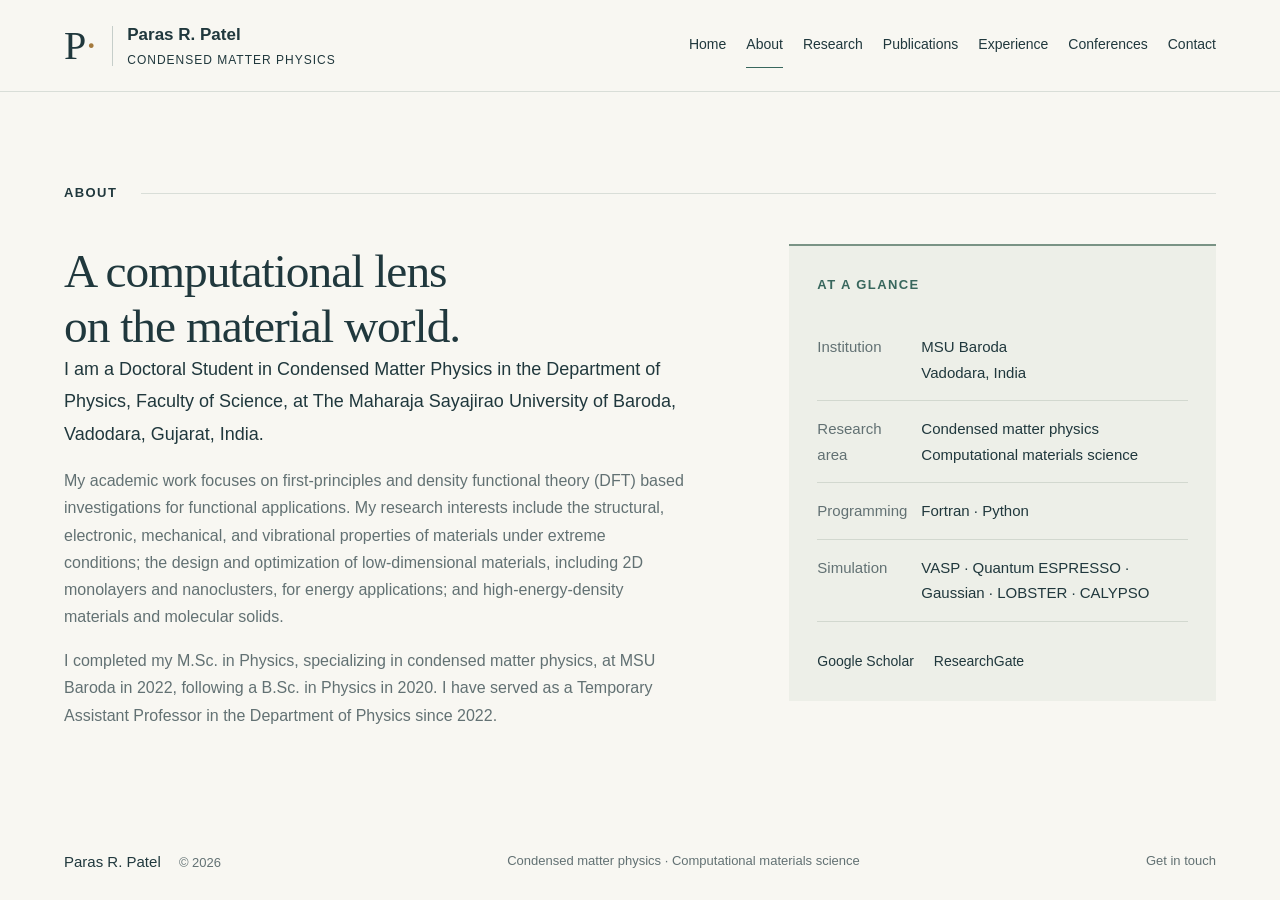
<file: about.html>
<!doctype html>
<html lang="en"><head><meta charset="utf-8"><meta name="viewport" content="width=device-width, initial-scale=1"><meta name="theme-color" content="#142d34"><meta name="description" content="Academic profile of Paras R. Patel, Doctoral Student in Condensed Matter Physics at The Maharaja Sayajirao University of Baroda."><title>About | Paras R. Patel</title><link rel="icon" href="assets/favicon.svg" type="image/svg+xml"><link rel="stylesheet" href="styles.css"><script src="script.js" defer></script></head>
<body class="page-about"><a class="skip-link" href="#main">Skip to content</a><header class="site-header"><a class="brand" href="index.html" aria-label="Paras R. Patel home"><span class="brand-mark">P<span>·</span></span><span>Paras R. Patel<small>CONDENSED MATTER PHYSICS</small></span></a><button class="menu-toggle" aria-expanded="false" aria-controls="navigation">Menu <span aria-hidden="true">☰</span></button><nav id="navigation" aria-label="Main navigation"><a href="index.html">Home</a><a href="about.html" class="current" aria-current="page">About</a><a href="research.html">Research</a><a href="publications.html">Publications</a><a href="experience.html">Experience</a><a href="conferences.html">Conferences</a><a href="contact.html">Contact</a></nav></header>
<main id="main"><section class="section about-section" id="about"><div class="section-label"><span>ABOUT</span><span class="section-rule"></span></div><div class="about-grid"><div><h1 id="about-title">A computational lens<br>on the material world.</h1><p class="lead">I am a Doctoral Student in Condensed Matter Physics in the Department of Physics, Faculty of Science, at The Maharaja Sayajirao University of Baroda, Vadodara, Gujarat, India.</p><p>My academic work focuses on first-principles and density functional theory (DFT) based investigations for functional applications. My research interests include the structural, electronic, mechanical, and vibrational properties of materials under extreme conditions; the design and optimization of low-dimensional materials, including 2D monolayers and nanoclusters, for energy applications; and high-energy-density materials and molecular solids.</p><p>I completed my M.Sc. in Physics, specializing in condensed matter physics, at MSU Baroda in 2022, following a B.Sc. in Physics in 2020. I have served as a Temporary Assistant Professor in the Department of Physics since 2022.</p></div><aside class="profile-note" aria-label="Academic profile"><p class="eyebrow">AT A GLANCE</p><dl><div><dt>Institution</dt><dd>MSU Baroda<br>Vadodara, India</dd></div><div><dt>Research area</dt><dd>Condensed matter physics<br>Computational materials science</dd></div><div><dt>Programming</dt><dd>Fortran · Python</dd></div><div><dt>Simulation</dt><dd>VASP · Quantum ESPRESSO · Gaussian · LOBSTER · CALYPSO</dd></div></dl><div class="profile-links"><a href="https://scholar.google.com/citations?user=JjyQwnAAAAAJ&amp;hl=en" target="_blank" rel="noopener">Google Scholar</a><a href="https://www.researchgate.net/profile/Paras-Patel-14" target="_blank" rel="noopener">ResearchGate</a></div></aside></div></section></main>
<footer class="site-footer"><a href="index.html">Paras R. Patel <span>© 2026</span></a><span>Condensed matter physics · Computational materials science</span><a href="contact.html">Get in touch</a></footer><div class="toast" id="toast" role="status" aria-live="polite"></div></body></html>
</file>
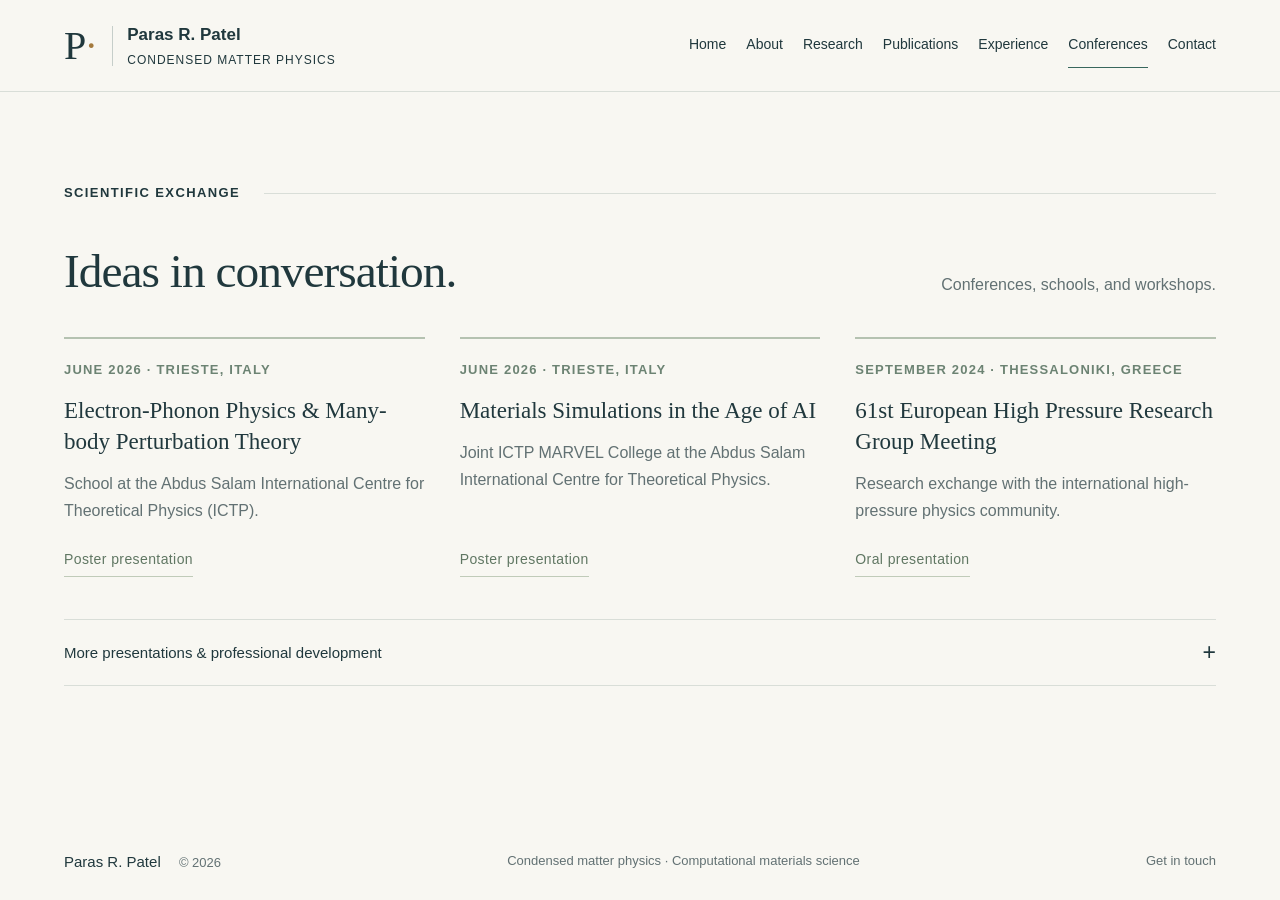
<file: conferences.html>
<!doctype html>
<html lang="en"><head><meta charset="utf-8"><meta name="viewport" content="width=device-width, initial-scale=1"><meta name="theme-color" content="#142d34"><meta name="description" content="Conference presentations, international schools, workshops, and scientific exchange."><meta property="og:title" content="Conferences | Paras R. Patel"><meta property="og:description" content="Conference presentations, international schools, workshops, and scientific exchange."><meta property="og:type" content="website"><title>Conferences | Paras R. Patel</title><link rel="icon" href="assets/favicon.svg" type="image/svg+xml"><link rel="stylesheet" href="styles.css"><script src="script.js" defer></script></head>
<body class="page-engagement"><a class="skip-link" href="#main">Skip to content</a><header class="site-header">
<a class="brand" href="index.html" aria-label="Paras R. Patel home"><span class="brand-mark" aria-hidden="true">P<span>·</span></span><span>Paras R. Patel<small>CONDENSED MATTER PHYSICS</small></span></a>
<button class="menu-toggle" aria-expanded="false" aria-controls="navigation">Menu <span aria-hidden="true">☰</span></button>
<nav id="navigation" aria-label="Main navigation"><a href="index.html">Home</a><a href="about.html">About</a><a href="research.html">Research</a><a href="publications.html">Publications</a><a href="experience.html">Experience</a><a href="conferences.html" class="current" aria-current="page">Conferences</a><a href="contact.html">Contact</a></nav>
</header><main id="main"><section class="section engagement-section" id="engagement" aria-labelledby="engagement-title">
<div class="section-label"><span>SCIENTIFIC EXCHANGE</span><span class="section-rule"></span></div>
<div class="section-heading"><h1 id="engagement-title">Ideas in conversation.</h1><p>Conferences, schools, and workshops.</p></div>
<div class="featured-events">
<article><p class="date">JUNE 2026 · TRIESTE, ITALY</p><h3>Electron-Phonon Physics &amp; Many-body Perturbation Theory</h3><p>School at the Abdus Salam International Centre for Theoretical Physics (ICTP).</p><span class="event-type">Poster presentation</span></article>
<article><p class="date">JUNE 2026 · TRIESTE, ITALY</p><h3>Materials Simulations in the Age of AI</h3><p>Joint ICTP MARVEL College at the Abdus Salam International Centre for Theoretical Physics.</p><span class="event-type">Poster presentation</span></article>
<article><p class="date">SEPTEMBER 2024 · THESSALONIKI, GREECE</p><h3>61st European High Pressure Research Group Meeting</h3><p>Research exchange with the international high-pressure physics community.</p><span class="event-type">Oral presentation</span></article>
</div>
<details class="event-details"><summary>More presentations &amp; professional development <span aria-hidden="true">+</span></summary><div class="details-content"><h3>Conference &amp; workshop presentations</h3><ul class="event-list">
<li><strong>2026</strong><span>Sir Sayajirao Gaekwad Memorial National Science Conference · 11–12 March · Poster</span></li>
<li><strong>2025</strong><span>69th DAE-SSPS, IIT Roorkee · 19–23 December · Poster</span></li>
<li><strong>2025</strong><span>ICAM-SEEi, IITRAM, Ahmedabad · 26–28 November · Poster</span></li>
<li><strong>2025</strong><span>Electronic-Structure Theory and Applications — AAPALI PSI-K, Pune · 19–21 May · Poster</span></li>
<li><strong>2025</strong><span>Sir Sayajirao Gaekwad Memorial National Science Conference, MSU Baroda · 11 March · Poster</span></li>
<li><strong>2024</strong><span>68th DAE-SSPS, Mumbai · 18–22 December · Oral &amp; poster</span></li>
<li><strong>2024</strong><span>60 Years of DFT: Advancements in Theory &amp; Computation, IIT Mandi · 22–26 July · Poster</span></li>
<li><strong>2024</strong><span>Scientific Innovations towards Developed India, MSU Baroda · 28 February · Oral</span></li>
<li><strong>2023</strong><span>67th DAE-SSPS, GITAM, Visakhapatnam · 20–24 December · Poster</span></li>
<li><strong>2023</strong><span>ICCMDP, Pandit Deendayal Energy University · 27–29 September · Poster</span></li>
<li><strong>2023</strong><span>AMSCO, Maharaja Krishnakumarsinhji Bhavnagar University · 6 March · Poster</span></li>
<li><strong>2022</strong><span>66th DAE-SSPS, BIT Mesra, Ranchi · 18–22 December · Poster</span></li>
</ul><h3>Professional development</h3><ul class="workshop-list">
<li><strong>2024</strong> Enhancing Research Skills and Academic Engagement · Faculty Development Program, MSU Baroda</li>
<li><strong>2024</strong> Classical and Quantum Machine Learning for Condensed Matter Physics · ICTP, online</li>
<li><strong>2023</strong> Moving ions with VASP for advanced user · VASP Software GmbH</li>
<li><strong>2023</strong> Trends in Physical Chemistry · American Chemical Society</li>
<li><strong>2023</strong> Can machine intelligence help us find the Universal Density Functional? · Material Square</li>
</ul></div></details>
</section></main><footer class="site-footer"><a href="index.html">Paras R. Patel <span>© 2026</span></a><span>Condensed matter physics · Computational materials science</span><a href="contact.html">Get in touch</a></footer><div class="toast" id="toast" role="status" aria-live="polite"></div></body></html>
</file>
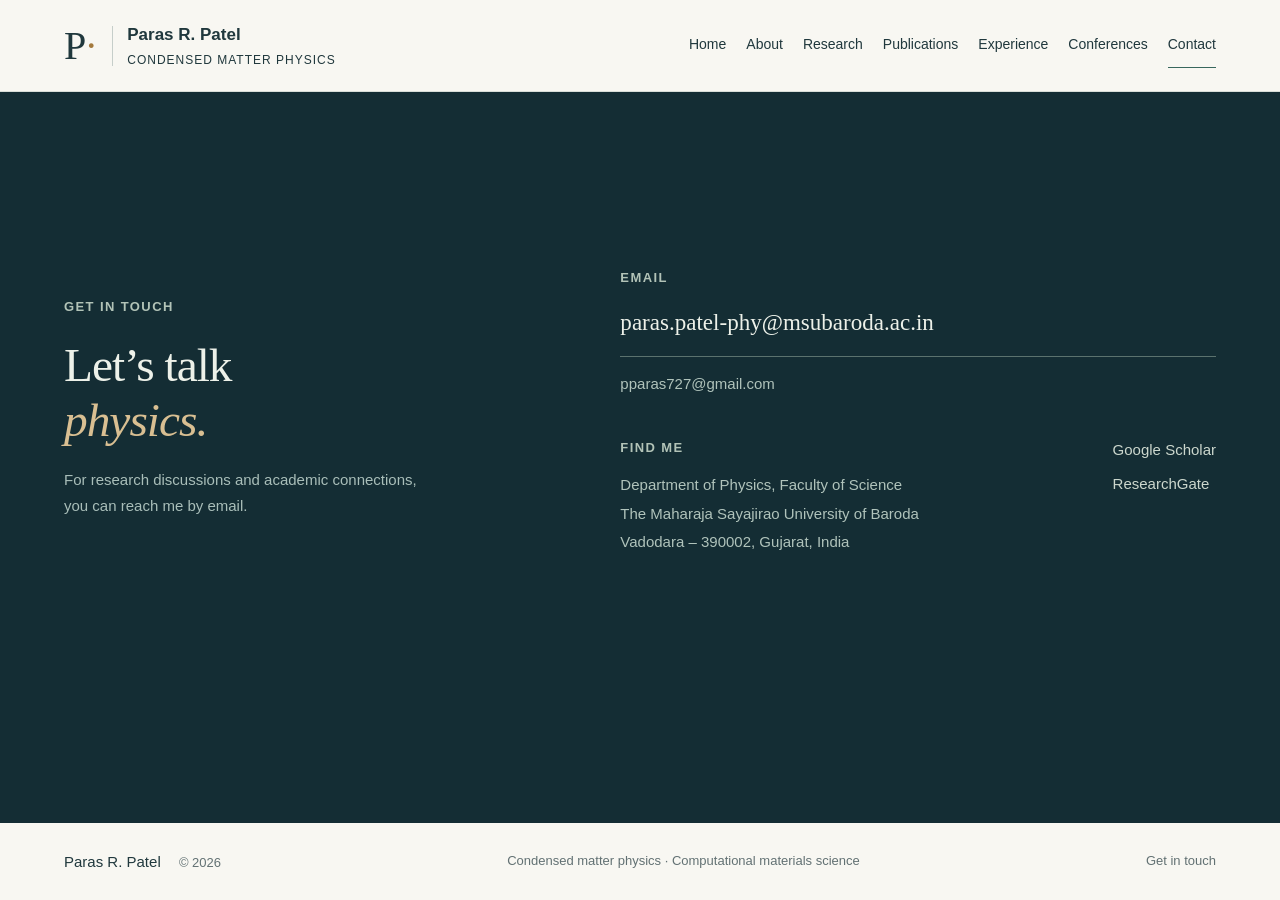
<file: contact.html>
<!doctype html>
<html lang="en"><head><meta charset="utf-8"><meta name="viewport" content="width=device-width, initial-scale=1"><meta name="theme-color" content="#142d34"><meta name="description" content="Contact Paras R. Patel at the Department of Physics, The Maharaja Sayajirao University of Baroda, Vadodara, India."><meta property="og:title" content="Contact | Paras R. Patel"><meta property="og:description" content="Contact Paras R. Patel at the Department of Physics, The Maharaja Sayajirao University of Baroda, Vadodara, India."><meta property="og:type" content="website"><title>Contact | Paras R. Patel</title><link rel="icon" href="assets/favicon.svg" type="image/svg+xml"><link rel="stylesheet" href="styles.css"><script src="script.js" defer></script></head>
<body class="page-contact"><a class="skip-link" href="#main">Skip to content</a><header class="site-header">
<a class="brand" href="index.html" aria-label="Paras R. Patel home"><span class="brand-mark" aria-hidden="true">P<span>·</span></span><span>Paras R. Patel<small>CONDENSED MATTER PHYSICS</small></span></a>
<button class="menu-toggle" aria-expanded="false" aria-controls="navigation">Menu <span aria-hidden="true">☰</span></button>
<nav id="navigation" aria-label="Main navigation"><a href="index.html">Home</a><a href="about.html">About</a><a href="research.html">Research</a><a href="publications.html">Publications</a><a href="experience.html">Experience</a><a href="conferences.html">Conferences</a><a href="contact.html" class="current" aria-current="page">Contact</a></nav>
</header><main id="main"><section class="contact-section" id="contact" aria-labelledby="contact-title"><div class="section contact-grid"><div><p class="eyebrow">GET IN TOUCH</p><h1 id="contact-title">Let’s talk<br><em>physics.</em></h1><p>For research discussions and academic connections,<br class="desktop-break"> you can reach me by email.</p></div>
<div class="contact-details"><p class="eyebrow">EMAIL</p><a class="email-link" href="mailto:paras.patel-phy@msubaroda.ac.in">paras.patel-phy@msubaroda.ac.in </a><a class="secondary-email" href="mailto:pparas727@gmail.com">pparas727@gmail.com </a>
<div class="contact-bottom"><div><p class="eyebrow">FIND ME</p><p>Department of Physics, Faculty of Science<br>The Maharaja Sayajirao University of Baroda<br>Vadodara – 390002, Gujarat, India</p></div><div class="contact-socials"><a href="https://scholar.google.com/citations?user=JjyQwnAAAAAJ&amp;hl=en" target="_blank" rel="noopener">Google Scholar </a><a href="https://www.researchgate.net/profile/Paras-Patel-14" target="_blank" rel="noopener">ResearchGate </a></div></div></div></div></section></main><footer class="site-footer"><a href="index.html">Paras R. Patel <span>© 2026</span></a><span>Condensed matter physics · Computational materials science</span><a href="contact.html">Get in touch</a></footer><div class="toast" id="toast" role="status" aria-live="polite"></div></body></html>
</file>
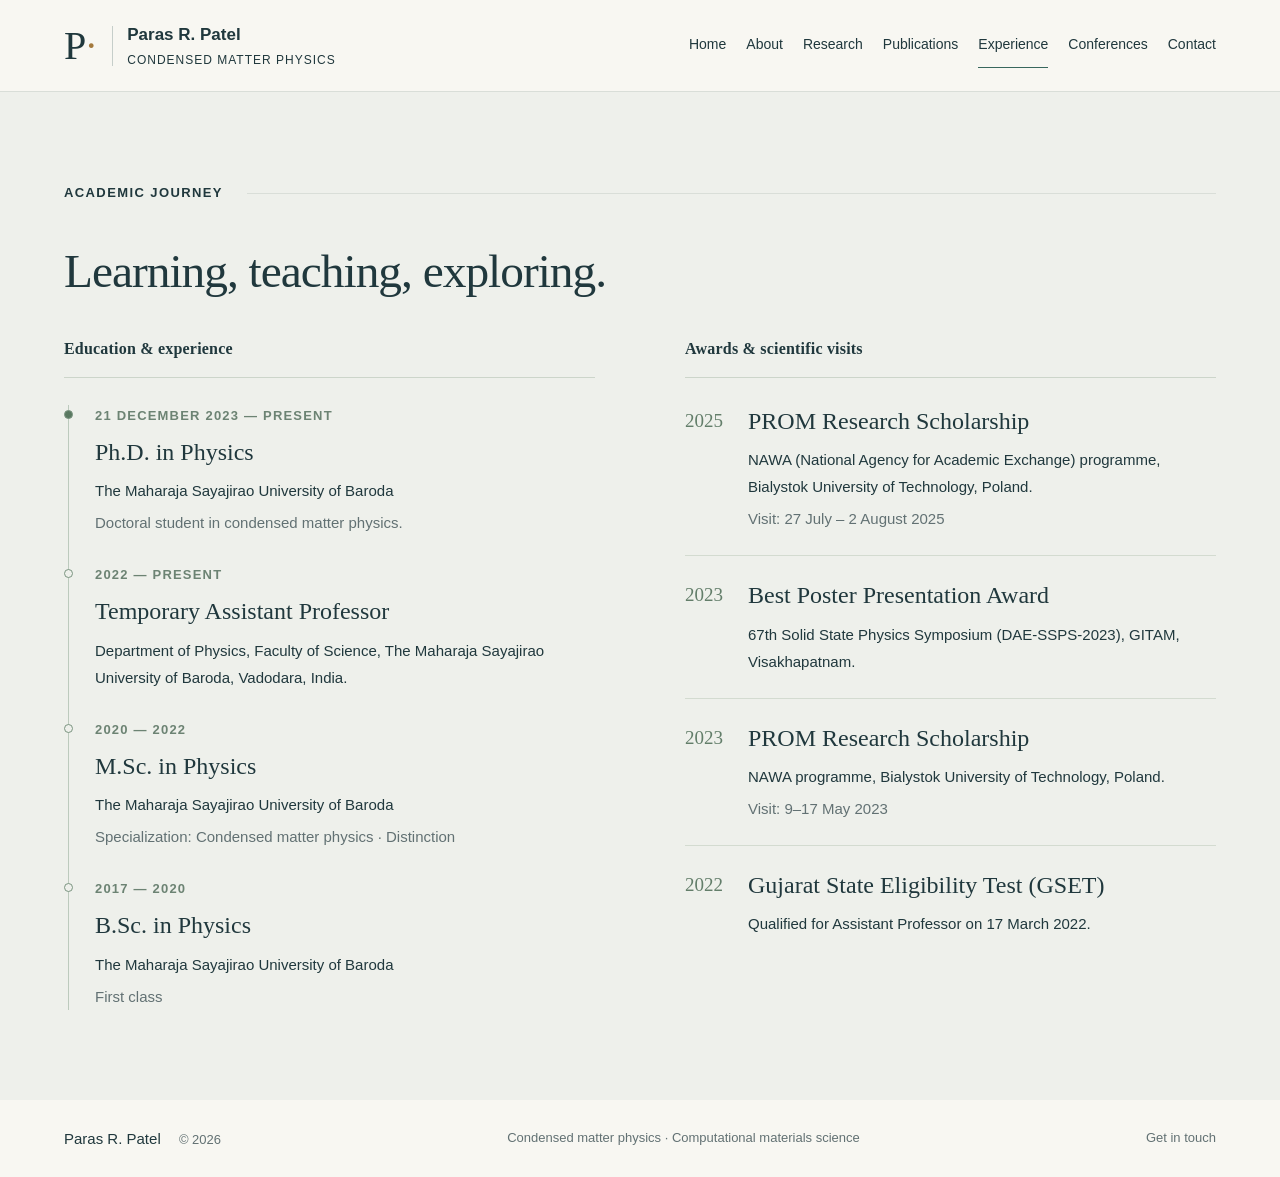
<file: experience.html>
<!doctype html>
<html lang="en"><head><meta charset="utf-8"><meta name="viewport" content="width=device-width, initial-scale=1"><meta name="theme-color" content="#142d34"><meta name="description" content="Education, academic experience, awards and scientific visits of Paras R. Patel."><title>Experience | Paras R. Patel</title><link rel="icon" href="assets/favicon.svg" type="image/svg+xml"><link rel="stylesheet" href="styles.css"><script src="script.js" defer></script></head>
<body class="page-journey"><a class="skip-link" href="#main">Skip to content</a><header class="site-header"><a class="brand" href="index.html" aria-label="Paras R. Patel home"><span class="brand-mark">P<span>·</span></span><span>Paras R. Patel<small>CONDENSED MATTER PHYSICS</small></span></a><button class="menu-toggle" aria-expanded="false" aria-controls="navigation">Menu <span aria-hidden="true">☰</span></button><nav id="navigation" aria-label="Main navigation"><a href="index.html">Home</a><a href="about.html">About</a><a href="research.html">Research</a><a href="publications.html">Publications</a><a href="experience.html" class="current" aria-current="page">Experience</a><a href="conferences.html">Conferences</a><a href="contact.html">Contact</a></nav></header>
<main id="main"><section class="journey-section" id="journey"><div class="section"><div class="section-label"><span>ACADEMIC JOURNEY</span><span class="section-rule"></span></div><h1>Learning, teaching, exploring.</h1><div class="journey-grid"><div><h2 class="column-heading">Education &amp; experience</h2><div class="timeline">
<article><p class="date">21 DECEMBER 2023 — PRESENT</p><h4>Ph.D. in Physics</h4><p>The Maharaja Sayajirao University of Baroda</p><p class="muted">Doctoral student in condensed matter physics.</p></article>
<article><p class="date">2022 — PRESENT</p><h4>Temporary Assistant Professor</h4><p>Department of Physics, Faculty of Science, The Maharaja Sayajirao University of Baroda, Vadodara, India.</p></article>
<article><p class="date">2020 — 2022</p><h4>M.Sc. in Physics</h4><p>The Maharaja Sayajirao University of Baroda</p><p class="muted">Specialization: Condensed matter physics · Distinction</p></article>
<article><p class="date">2017 — 2020</p><h4>B.Sc. in Physics</h4><p>The Maharaja Sayajirao University of Baroda</p><p class="muted">First class</p></article></div></div>
<div><h2 class="column-heading">Awards &amp; scientific visits</h2><div class="recognition">
<article><span class="award-year">2025</span><div><h4>PROM Research Scholarship</h4><p>NAWA (National Agency for Academic Exchange) programme, Bialystok University of Technology, Poland.</p><p class="muted">Visit: 27 July – 2 August 2025</p></div></article>
<article><span class="award-year">2023</span><div><h4>Best Poster Presentation Award</h4><p>67th Solid State Physics Symposium (DAE-SSPS-2023), GITAM, Visakhapatnam.</p></div></article>
<article><span class="award-year">2023</span><div><h4>PROM Research Scholarship</h4><p>NAWA programme, Bialystok University of Technology, Poland.</p><p class="muted">Visit: 9–17 May 2023</p></div></article>
<article><span class="award-year">2022</span><div><h4>Gujarat State Eligibility Test (GSET)</h4><p>Qualified for Assistant Professor on 17 March 2022.</p></div></article></div></div></div></div></section></main>
<footer class="site-footer"><a href="index.html">Paras R. Patel <span>© 2026</span></a><span>Condensed matter physics · Computational materials science</span><a href="contact.html">Get in touch</a></footer><div class="toast" id="toast" role="status" aria-live="polite"></div></body></html>
</file>
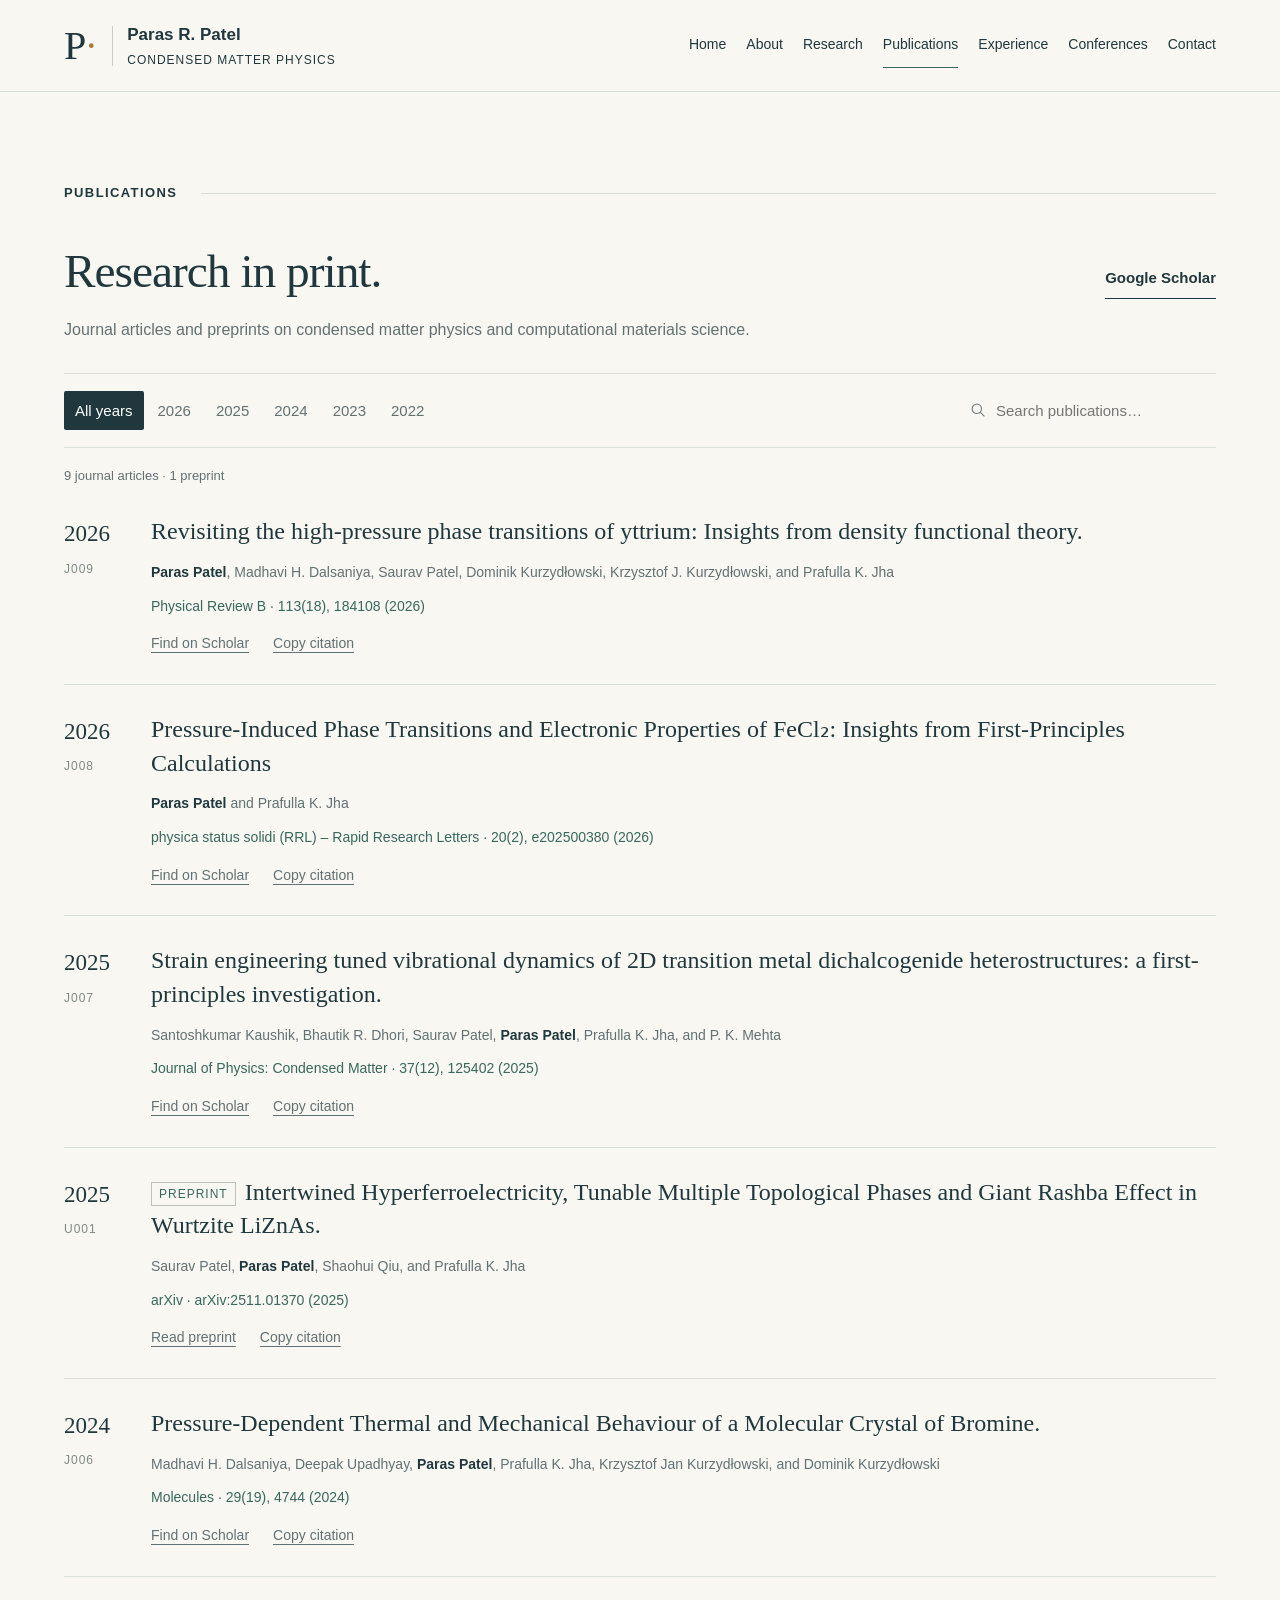
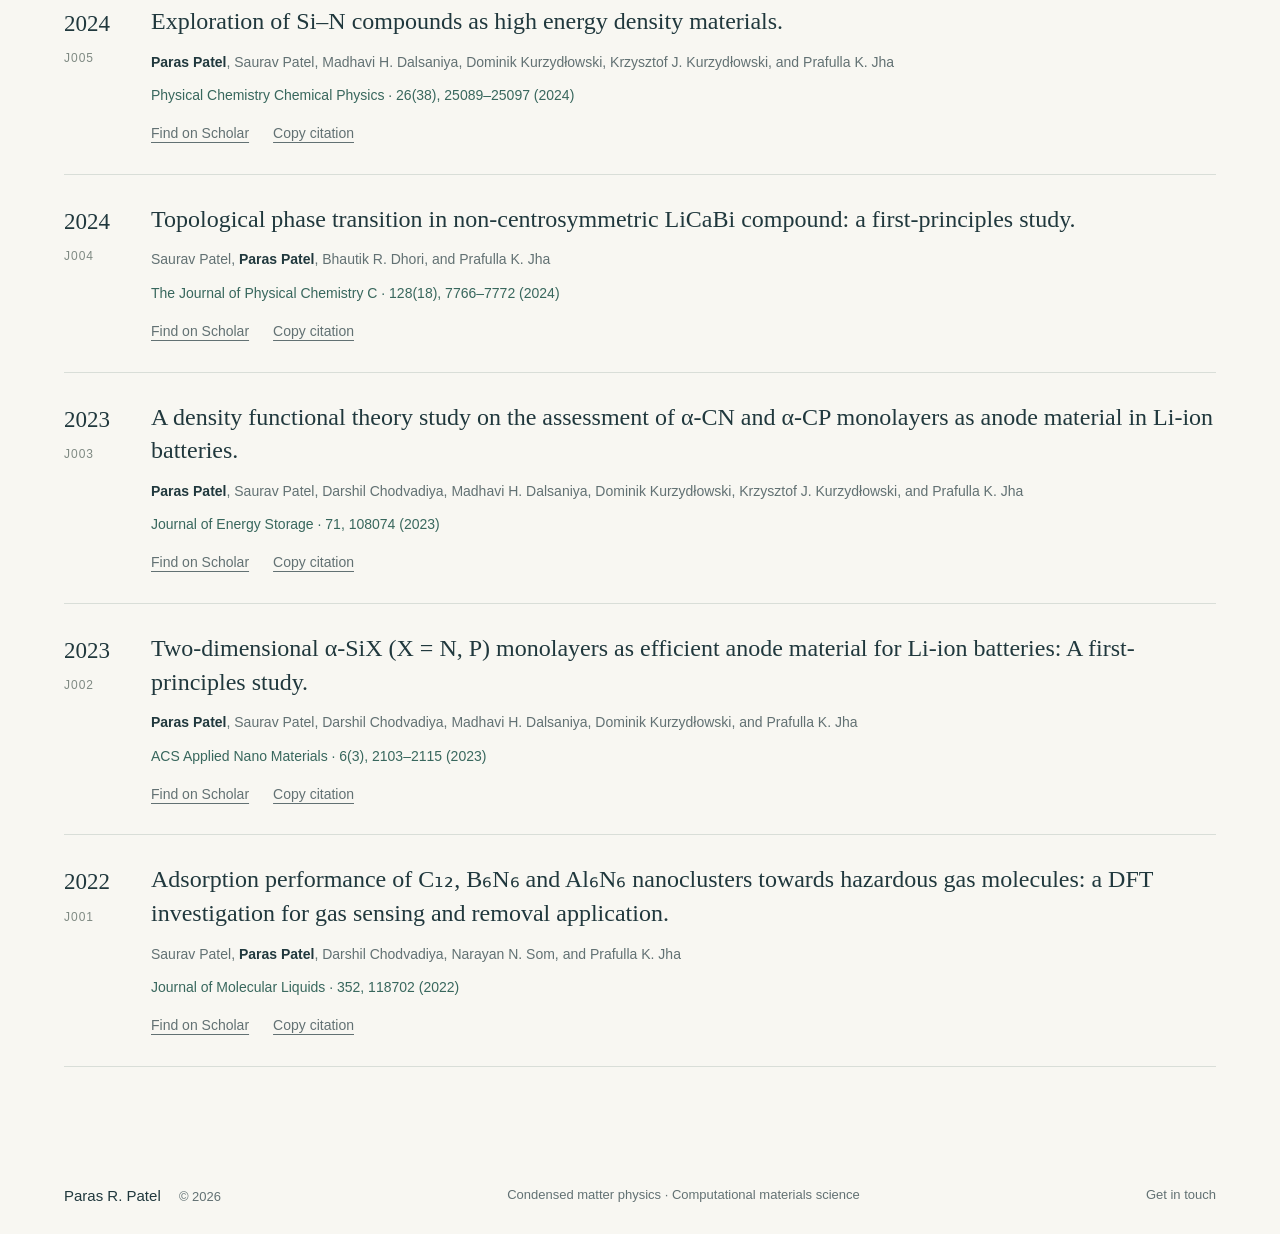
<file: publications.html>
<!doctype html>
<html lang="en"><head><meta charset="utf-8"><meta name="viewport" content="width=device-width, initial-scale=1"><meta name="theme-color" content="#142d34"><meta name="description" content="Journal articles and preprint by Paras R. Patel in condensed matter physics and computational materials science. Search by title, author, year, or journal."><meta property="og:title" content="Publications | Paras R. Patel"><meta property="og:description" content="Journal articles and preprint by Paras R. Patel in condensed matter physics and computational materials science. Search by title, author, year, or journal."><meta property="og:type" content="website"><title>Publications | Paras R. Patel</title><link rel="icon" href="assets/favicon.svg" type="image/svg+xml"><link rel="stylesheet" href="styles.css"><script src="publications.js" defer></script><script src="script.js" defer></script></head>
<body class="page-publications"><a class="skip-link" href="#main">Skip to content</a><header class="site-header">
<a class="brand" href="index.html" aria-label="Paras R. Patel home"><span class="brand-mark" aria-hidden="true">P<span>·</span></span><span>Paras R. Patel<small>CONDENSED MATTER PHYSICS</small></span></a>
<button class="menu-toggle" aria-expanded="false" aria-controls="navigation">Menu <span aria-hidden="true">☰</span></button>
<nav id="navigation" aria-label="Main navigation"><a href="index.html">Home</a><a href="about.html">About</a><a href="research.html">Research</a><a href="publications.html" class="current" aria-current="page">Publications</a><a href="experience.html">Experience</a><a href="conferences.html">Conferences</a><a href="contact.html">Contact</a></nav>
</header><main id="main"><section class="section publications-section" id="publications" aria-labelledby="publications-title">
<div class="section-label"><span>PUBLICATIONS</span><span class="section-rule"></span></div>
<div class="section-heading"><h1 id="publications-title">Research in print.</h1><a class="inline-link" href="https://scholar.google.com/citations?user=JjyQwnAAAAAJ&amp;hl=en" target="_blank" rel="noopener">Google Scholar </a></div>
<p class="section-intro">Journal articles and preprints on condensed matter physics and computational materials science.</p>
<div class="publication-controls" hidden><div class="year-filters" role="group" aria-label="Filter publications by year"><button type="button" class="active" data-year="all" aria-pressed="true">All years</button><button type="button" data-year="2026" aria-pressed="false">2026</button><button type="button" data-year="2025" aria-pressed="false">2025</button><button type="button" data-year="2024" aria-pressed="false">2024</button><button type="button" data-year="2023" aria-pressed="false">2023</button><button type="button" data-year="2022" aria-pressed="false">2022</button></div><label class="search-label"><span class="sr-only">Search publications</span><svg viewBox="0 0 20 20" aria-hidden="true"><circle cx="8" cy="8" r="5.5"/><path d="m12 12 5 5"/></svg><input type="search" id="publication-search" placeholder="Search publications…" autocomplete="off"></label></div>
<p id="publication-count" class="result-count" role="status" aria-live="polite">9 journal articles · 1 preprint</p><div id="publication-list"><article class="publication"><div class="publication-meta"><div class="publication-year">2026</div><span class="publication-id">J009</span></div><div class="publication-content"><h2>Revisiting the high-pressure phase transitions of yttrium: Insights from density functional theory.</h2><p class="publication-authors">Paras Patel, Madhavi H. Dalsaniya, Saurav Patel, Dominik Kurzydłowski, Krzysztof J. Kurzydłowski, and Prafulla K. Jha</p><p class="publication-journal">Physical Review B · 113(18), 184108 (2026)</p></div></article><article class="publication"><div class="publication-meta"><div class="publication-year">2026</div><span class="publication-id">J008</span></div><div class="publication-content"><h2>Pressure-Induced Phase Transitions and Electronic Properties of FeCl₂: Insights from First-Principles Calculations</h2><p class="publication-authors">Paras Patel and Prafulla K. Jha</p><p class="publication-journal">physica status solidi (RRL) – Rapid Research Letters · 20(2), e202500380 (2026)</p></div></article><article class="publication"><div class="publication-meta"><div class="publication-year">2025</div><span class="publication-id">J007</span></div><div class="publication-content"><h2>Strain engineering tuned vibrational dynamics of 2D transition metal dichalcogenide heterostructures: a first-principles investigation.</h2><p class="publication-authors">Santoshkumar Kaushik, Bhautik R. Dhori, Saurav Patel, Paras Patel, Prafulla K. Jha, and P. K. Mehta</p><p class="publication-journal">Journal of Physics: Condensed Matter · 37(12), 125402 (2025)</p></div></article><article class="publication"><div class="publication-meta"><div class="publication-year">2025</div><span class="publication-id">U001</span></div><div class="publication-content"><h2><span class="preprint-tag">PREPRINT</span> Intertwined Hyperferroelectricity, Tunable Multiple Topological Phases and Giant Rashba Effect in Wurtzite LiZnAs.</h2><p class="publication-authors">Saurav Patel, Paras Patel, Shaohui Qiu, and Prafulla K. Jha</p><p class="publication-journal">arXiv · arXiv:2511.01370 (2025)</p></div></article><article class="publication"><div class="publication-meta"><div class="publication-year">2024</div><span class="publication-id">J006</span></div><div class="publication-content"><h2>Pressure-Dependent Thermal and Mechanical Behaviour of a Molecular Crystal of Bromine.</h2><p class="publication-authors">Madhavi H. Dalsaniya, Deepak Upadhyay, Paras Patel, Prafulla K. Jha, Krzysztof Jan Kurzydłowski, and Dominik Kurzydłowski</p><p class="publication-journal">Molecules · 29(19), 4744 (2024)</p></div></article><article class="publication"><div class="publication-meta"><div class="publication-year">2024</div><span class="publication-id">J005</span></div><div class="publication-content"><h2>Exploration of Si–N compounds as high energy density materials.</h2><p class="publication-authors">Paras Patel, Saurav Patel, Madhavi H. Dalsaniya, Dominik Kurzydłowski, Krzysztof J. Kurzydłowski, and Prafulla K. Jha</p><p class="publication-journal">Physical Chemistry Chemical Physics · 26(38), 25089–25097 (2024)</p></div></article><article class="publication"><div class="publication-meta"><div class="publication-year">2024</div><span class="publication-id">J004</span></div><div class="publication-content"><h2>Topological phase transition in non-centrosymmetric LiCaBi compound: a first-principles study.</h2><p class="publication-authors">Saurav Patel, Paras Patel, Bhautik R. Dhori, and Prafulla K. Jha</p><p class="publication-journal">The Journal of Physical Chemistry C · 128(18), 7766–7772 (2024)</p></div></article><article class="publication"><div class="publication-meta"><div class="publication-year">2023</div><span class="publication-id">J003</span></div><div class="publication-content"><h2>A density functional theory study on the assessment of α-CN and α-CP monolayers as anode material in Li-ion batteries.</h2><p class="publication-authors">Paras Patel, Saurav Patel, Darshil Chodvadiya, Madhavi H. Dalsaniya, Dominik Kurzydłowski, Krzysztof J. Kurzydłowski, and Prafulla K. Jha</p><p class="publication-journal">Journal of Energy Storage · 71, 108074 (2023)</p></div></article><article class="publication"><div class="publication-meta"><div class="publication-year">2023</div><span class="publication-id">J002</span></div><div class="publication-content"><h2>Two-dimensional α-SiX (X = N, P) monolayers as efficient anode material for Li-ion batteries: A first-principles study.</h2><p class="publication-authors">Paras Patel, Saurav Patel, Darshil Chodvadiya, Madhavi H. Dalsaniya, Dominik Kurzydłowski, and Prafulla K. Jha</p><p class="publication-journal">ACS Applied Nano Materials · 6(3), 2103–2115 (2023)</p></div></article><article class="publication"><div class="publication-meta"><div class="publication-year">2022</div><span class="publication-id">J001</span></div><div class="publication-content"><h2>Adsorption performance of C₁₂, B₆N₆ and Al₆N₆ nanoclusters towards hazardous gas molecules: a DFT investigation for gas sensing and removal application.</h2><p class="publication-authors">Saurav Patel, Paras Patel, Darshil Chodvadiya, Narayan N. Som, and Prafulla K. Jha</p><p class="publication-journal">Journal of Molecular Liquids · 352, 118702 (2022)</p></div></article></div>
<noscript><p>All publications are shown below. Enable JavaScript to search, filter, and copy citations.</p></noscript>
</section></main><footer class="site-footer"><a href="index.html">Paras R. Patel <span>© 2026</span></a><span>Condensed matter physics · Computational materials science</span><a href="contact.html">Get in touch</a></footer><div class="toast" id="toast" role="status" aria-live="polite"></div></body></html>
</file>
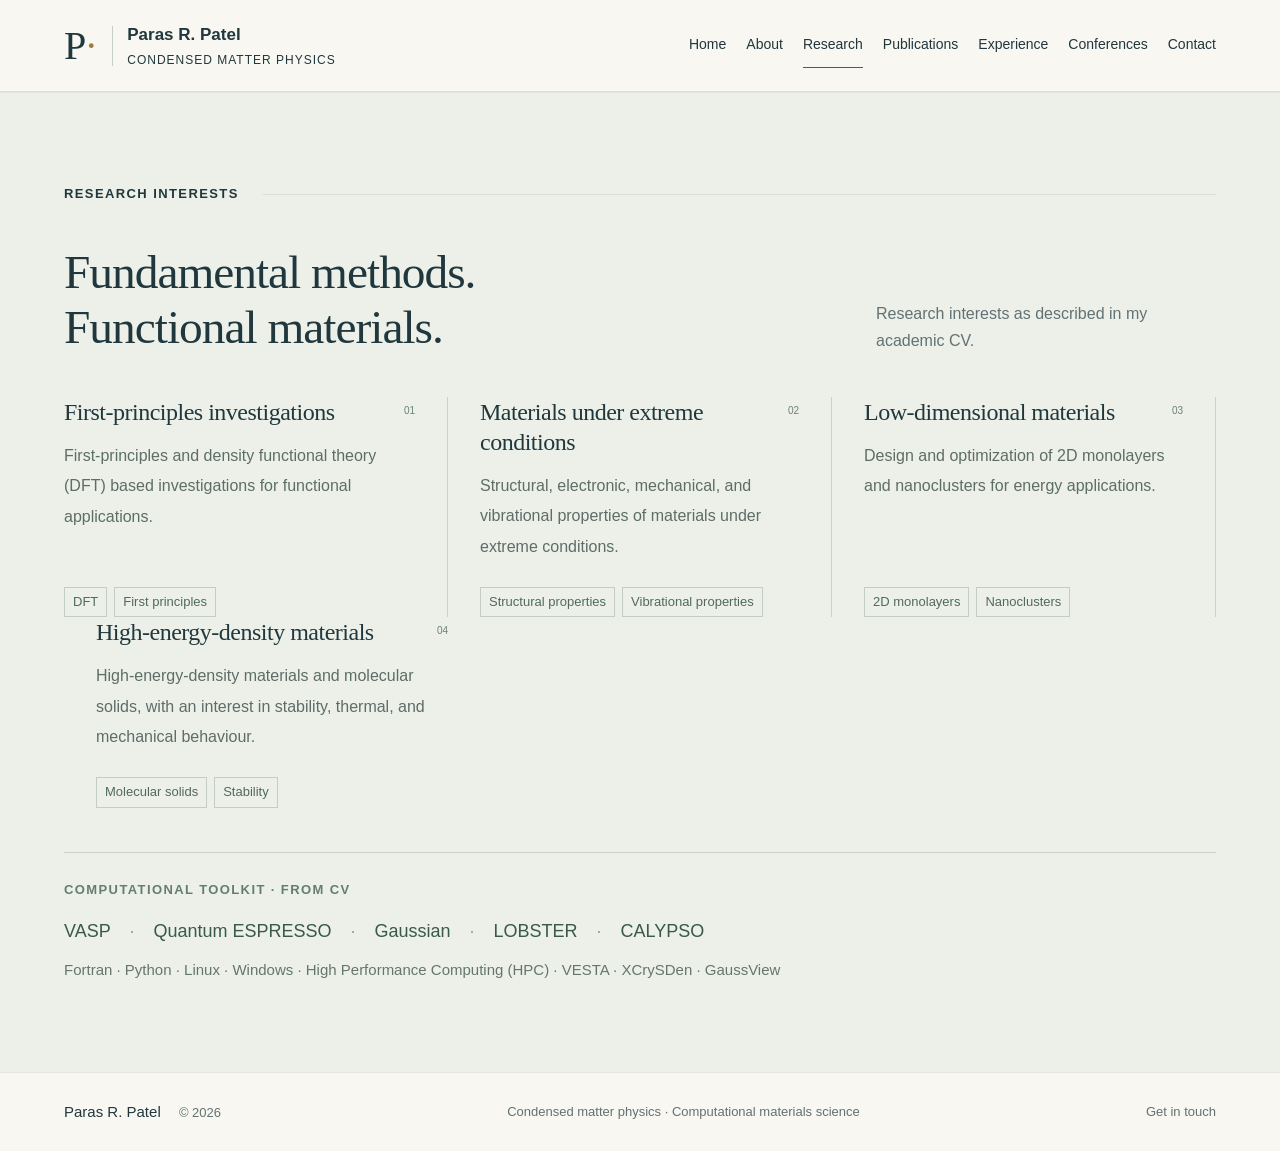
<file: research.html>
<!doctype html>
<html lang="en"><head><meta charset="utf-8"><meta name="viewport" content="width=device-width, initial-scale=1"><meta name="theme-color" content="#142d34"><meta name="description" content="Research interests of Paras R. Patel: first-principles DFT, materials under extreme conditions, low-dimensional materials and molecular solids."><title>Research | Paras R. Patel</title><link rel="icon" href="assets/favicon.svg" type="image/svg+xml"><link rel="stylesheet" href="styles.css"><script src="script.js" defer></script></head>
<body class="page-research"><a class="skip-link" href="#main">Skip to content</a><header class="site-header"><a class="brand" href="index.html" aria-label="Paras R. Patel home"><span class="brand-mark">P<span>·</span></span><span>Paras R. Patel<small>CONDENSED MATTER PHYSICS</small></span></a><button class="menu-toggle" aria-expanded="false" aria-controls="navigation">Menu <span aria-hidden="true">☰</span></button><nav id="navigation" aria-label="Main navigation"><a href="index.html">Home</a><a href="about.html">About</a><a href="research.html" class="current" aria-current="page">Research</a><a href="publications.html">Publications</a><a href="experience.html">Experience</a><a href="conferences.html">Conferences</a><a href="contact.html">Contact</a></nav></header>
<main id="main"><section class="research-section" id="research"><div class="section"><div class="section-label"><span>RESEARCH INTERESTS</span><span class="section-rule"></span></div><div class="section-heading"><h1>Fundamental methods.<br>Functional materials.</h1><p>Research interests as described in my academic CV.</p></div><div class="research-grid">
<article class="research-item"><span class="research-number">01</span><h3>First-principles investigations</h3><p>First-principles and density functional theory (DFT) based investigations for functional applications.</p><div class="tags"><span>DFT</span><span>First principles</span></div></article>
<article class="research-item"><span class="research-number">02</span><h3>Materials under extreme conditions</h3><p>Structural, electronic, mechanical, and vibrational properties of materials under extreme conditions.</p><div class="tags"><span>Structural properties</span><span>Vibrational properties</span></div></article>
<article class="research-item"><span class="research-number">03</span><h3>Low-dimensional materials</h3><p>Design and optimization of 2D monolayers and nanoclusters for energy applications.</p><div class="tags"><span>2D monolayers</span><span>Nanoclusters</span></div></article>
<article class="research-item"><span class="research-number">04</span><h3>High-energy-density materials</h3><p>High-energy-density materials and molecular solids, with an interest in stability, thermal, and mechanical behaviour.</p><div class="tags"><span>Molecular solids</span><span>Stability</span></div></article></div>
<div class="toolbox"><p class="eyebrow">COMPUTATIONAL TOOLKIT · FROM CV</p><p>VASP <span>·</span> Quantum ESPRESSO <span>·</span> Gaussian <span>·</span> LOBSTER <span>·</span> CALYPSO</p><p class="toolbox-secondary">Fortran · Python · Linux · Windows · High Performance Computing (HPC) · VESTA · XCrySDen · GaussView</p></div></div></section></main><footer class="site-footer"><a href="index.html">Paras R. Patel <span>© 2026</span></a><span>Condensed matter physics · Computational materials science</span><a href="contact.html">Get in touch</a></footer><div class="toast" id="toast" role="status" aria-live="polite"></div></body></html>
</file>
<file: styles.css>
:root{--ink:#20383d;--muted:#627173;--paper:#f8f7f2;--dark:#142d34;--line:#d9ded8;--accent:#d4b680;--green:#38675d;--serif:Georgia,"Times New Roman",serif;--sans:"Segoe UI",Arial,sans-serif}
*{box-sizing:border-box}html{scroll-behavior:smooth;scroll-padding-top:100px}body{margin:0;background:var(--paper);color:var(--ink);font:16px/1.7 var(--sans);-webkit-font-smoothing:antialiased}a{color:inherit;text-decoration:none}button,input{font:inherit}button,a,input,summary{-webkit-tap-highlight-color:transparent}button,a,summary{touch-action:manipulation}a:hover{color:var(--green)}button:focus-visible,a:focus-visible,input:focus-visible,summary:focus-visible{outline:3px solid #b17f3d;outline-offset:5px}button{cursor:pointer}h1,h2,h3,h4,p,figure{margin:0}h1,h2,h3,h4{font-weight:400}h2{font:42px/1.2 var(--serif);letter-spacing:-1.1px}p+p{margin-top:17px}.section{max-width:1280px;margin:auto;padding:90px 64px}.section-label{display:flex;align-items:center;gap:24px;font-size:11px;font-weight:600;letter-spacing:1.8px;margin-bottom:40px}.section-rule{height:1px;flex:1;background:var(--line)}.section-heading{display:flex;justify-content:space-between;gap:32px;align-items:end;margin-bottom:27px}.section-heading>p{color:var(--muted);font-size:14px;max-width:340px}.eyebrow{font-size:10px;font-weight:600;letter-spacing:2px}.inline-link{font-size:13px;font-weight:600;border-bottom:1px solid var(--ink);padding-bottom:7px;display:inline-flex;align-items:center;gap:30px}.inline-link:hover{border-color:var(--green)}.muted{color:var(--muted)}.sr-only{position:absolute;width:1px;height:1px;padding:0;margin:-1px;overflow:hidden;clip:rect(0,0,0,0);white-space:nowrap;border:0}.skip-link{position:fixed;top:-80px;left:20px;background:var(--paper);padding:12px 22px;z-index:50}.skip-link:focus{top:12px}
.site-header{min-height:92px;display:flex;justify-content:space-between;align-items:center;gap:30px;padding:20px 5%;background:rgba(248,247,242,.97);position:sticky;top:0;z-index:20;border-bottom:1px solid var(--line)}.brand{display:flex;align-items:center;gap:14px;white-space:nowrap;font-size:17px;font-weight:600;line-height:1.4}.brand-mark{font:40px/1 var(--serif);border-right:1px solid #c6ceca;padding-right:16px}.brand-mark span{color:#a47a3e}.brand small{display:block;font-size:8px;letter-spacing:1.75px;margin-top:5px;font-weight:500}.site-header nav{display:flex;align-items:center;gap:27px;font-size:12px}.site-header nav>a{padding:7px 0;border-bottom:1px solid transparent}.site-header nav>a:hover,.site-header nav>a.current{border-color:var(--green)}.menu-toggle{display:none}
.hero{background:var(--dark);color:#f6f5ed;overflow:hidden}.hero-inner{display:grid;grid-template-columns:1.2fr 1fr;align-items:center;max-width:1400px;margin:auto;padding:65px 5% 40px;min-height:565px;gap:20px}.hero .eyebrow{color:#d6c39e;display:flex;gap:12px;align-items:center;font-size:10px;letter-spacing:2px}.tiny-star{font-size:19px}.hero h1{font:clamp(40px,4.25vw,62px)/1.12 var(--serif);letter-spacing:-2px;margin-top:28px;position:relative;z-index:1}.hero h1 em{font-weight:400;color:#d9bf92}.hero-description{color:#b9c9c9;font-size:15px;max-width:420px;line-height:1.8;margin-top:25px}.hero-person{display:flex;gap:16px;margin-top:28px;align-items:stretch}.person-line{width:2px;background:#9a9877}.hero-person strong{font-weight:500;display:block;font-size:15px}.hero-person div>span{color:#aebfc0;font-size:11px;line-height:1.8;display:block;margin-top:4px}.hero-actions{display:flex;gap:30px;align-items:center;margin-top:31px}.button{padding:12px 20px;font-size:12px;font-weight:600;display:inline-flex;align-items:center;border:1px solid transparent}.button.light{background:#f4f0e5;color:var(--dark)}.button.light:hover{background:#dcc69f}.text-link{color:#dce4df;font-size:12px;border-bottom:1px solid #667e7f;padding-bottom:6px}.hero a.text-link:hover{color:var(--accent)}.crystal-figure{width:100%;min-width:0;position:relative}.crystal-figure img{width:100%;height:auto;display:block}.crystal-figure figcaption{display:flex;justify-content:space-between;color:#9bb0af;font:8px/1.5 var(--sans);letter-spacing:1.7px;margin:0 30px 0 35px;border-top:1px solid #3c5356;padding-top:15px}.hero-footer{padding:19px 5%;border-top:1px solid #344c51;display:flex;justify-content:space-between;gap:20px;font-size:8px;letter-spacing:1.7px;color:#a4b7b6}.small-dot{display:inline-block;width:4px;height:4px;background:var(--accent);border-radius:50%;margin:0 9px;vertical-align:middle}
.about-grid{display:grid;grid-template-columns:1.55fr 1fr;gap:110px}.about-grid h2{margin-bottom:25px}.about-grid p{font-size:14px;color:var(--muted);max-width:620px}.about-grid p.lead{font-size:17px;color:var(--ink);line-height:1.8;margin-bottom:16px}.about-grid .inline-link{margin-top:26px}.profile-note{background:#edefe8;border-top:2px solid #7a9385;padding:29px 32px;align-self:start}.profile-note p.eyebrow{font-size:10px;color:var(--green)}.profile-note dl{margin:23px 0 28px}.profile-note dl>div{display:grid;grid-template-columns:93px 1fr;gap:12px;padding:15px 0;border-bottom:1px solid #d2d8cf;font-size:12px}.profile-note dt{color:var(--muted)}.profile-note dd{margin:0;line-height:1.7}.profile-links{display:flex;flex-wrap:wrap;gap:10px 21px;font-size:11px}
.research-section{background:#edf0e9;border-top:1px solid #e3e6df;border-bottom:1px solid #e3e6df}.research-grid{display:grid;grid-template-columns:repeat(3,1fr);margin-top:43px}.research-item{padding:0 32px;border-right:1px solid #cbd3c9;position:relative;display:flex;flex-direction:column}.research-item:first-child{padding-left:0}.research-item:last-child{border-right:0;padding-right:0}.research-number{position:absolute;top:5px;right:32px;font-size:10px;color:#6c8278}.research-item:last-child .research-number{right:0}.research-icon{width:82px;height:67px;color:#5d8070;margin-bottom:24px;overflow:visible}.research-item h3{font:24px/1.25 var(--serif);letter-spacing:-.5px;margin-bottom:14px}.research-item p{font-size:13px;color:#5d6d67;line-height:1.9;flex:1}.tags{display:flex;gap:7px;flex-wrap:wrap;margin-top:25px}.tags span{border:1px solid #c3cec3;padding:3px 8px;font-size:9px;color:#506a5c}.toolbox{border-top:1px solid #cbd3c9;margin-top:44px;padding-top:26px}.toolbox .eyebrow{color:#637e6f}.toolbox>p:nth-child(2){font-size:16px;margin-top:13px;color:#39594a;line-height:1.9}.toolbox p>span{color:#94a294;margin:0 14px}.toolbox p.toolbox-secondary{font-size:11px;margin-top:9px;color:#647769}
.section-intro{font-size:13px;color:var(--muted);margin-top:-10px;margin-bottom:30px}.publication-controls{display:flex;justify-content:space-between;align-items:center;gap:22px;border-top:1px solid var(--line);border-bottom:1px solid var(--line);padding:17px 0}.year-filters{display:flex;gap:3px;flex-wrap:wrap}.year-filters button{border:0;background:none;padding:7px 11px;font-size:11px;color:var(--muted);border-radius:2px}.year-filters button.active{background:var(--ink);color:#fff}.year-filters button:hover{background:#e2e7df;color:var(--ink)}.year-filters button.active:hover{background:#315047;color:#fff}.search-label{display:flex;align-items:center;gap:9px;min-width:0}.search-label svg{width:17px;height:17px;fill:none;stroke:#768581;stroke-width:1.4;flex-shrink:0}.search-label input{border:0;background:transparent;font-size:12px;width:170px;color:var(--ink);padding:7px 0;border-radius:0;max-width:100%}.result-count{font-size:10px;color:var(--muted);margin-top:17px;min-height:17px}.publication{display:grid;grid-template-columns:67px 1fr 30px;gap:17px;border-bottom:1px solid var(--line);padding:28px 0}.publication-meta{padding-top:3px}.publication-year{font-family:var(--serif);font-size:23px;line-height:1.4}.publication-id{display:block;font-size:9px;letter-spacing:1px;color:#7f8a83;margin-top:8px}.publication h3{font:21px/1.4 var(--serif);max-width:830px}.publication-authors{font-size:11px;color:var(--muted);line-height:1.9;margin-top:10px}.publication-authors strong{font-weight:600;color:var(--ink)}.publication-journal{font-size:11px;color:var(--green);margin-top:9px}.paper-actions{display:flex;gap:20px;align-items:center;flex-wrap:wrap;margin-top:14px}.paper-actions a,.copy-citation{font-size:10px;color:var(--muted);padding:0;background:none;border:0;text-decoration:underline;text-underline-offset:4px}.copy-citation:hover,.paper-actions a:hover{color:var(--green)}.paper-arrow{align-self:start;justify-self:end;font-size:22px;line-height:1.5}.preprint-tag{display:inline-block;font:8px var(--sans);letter-spacing:1px;padding:4px 7px;border:1px solid #b9c3b6;margin-right:9px;vertical-align:middle;color:var(--green)}.empty-state{padding:45px 0;color:var(--muted)}.citation-fallback{width:100%;min-height:90px;margin-top:8px;font:12px/1.6 var(--sans);color:var(--ink);background:#fff;border:1px solid var(--line);padding:10px}
.journey-section{background:#eef0eb}.journey-grid{display:grid;grid-template-columns:1fr 1fr;gap:90px;margin-top:40px}.column-heading{font-size:12px;font-weight:600;border-bottom:1px solid #ccd5ca;padding-bottom:19px;margin-bottom:27px;letter-spacing:.2px}.date{font-size:9px;font-weight:600;letter-spacing:1.2px;color:#6c8373;margin-bottom:9px}.timeline{border-left:1px solid #bccabd;margin-left:4px}.timeline article{position:relative;padding:0 0 28px 26px}.timeline article:last-child{padding-bottom:0}.timeline article:before{content:"";width:7px;height:7px;border:1px solid #7a9480;border-radius:50%;background:#eef0eb;position:absolute;left:-5px;top:5px}.timeline article:first-child:before{background:#597860}.timeline h4,.recognition h4{font:21px/1.35 var(--serif);margin-bottom:9px}.timeline p:not(.date),.recognition p{font-size:12px;line-height:1.8}.timeline p+p,.recognition p+p{margin-top:5px}.recognition article{display:grid;grid-template-columns:48px 1fr;gap:15px;padding:0 0 23px;margin-bottom:23px;border-bottom:1px solid #d3dbd0}.recognition article:last-child{margin-bottom:0;border-bottom:0}.award-year{font:19px var(--serif);color:#637e6a;padding-top:5px}
.featured-events{display:grid;grid-template-columns:repeat(3,1fr);gap:35px;margin-top:38px}.featured-events article{border-top:2px solid #b5c2b1;padding-top:20px;display:flex;flex-direction:column;align-items:start}.featured-events .date{font-size:8px;line-height:1.7;min-height:28px}.featured-events h3{font:23px/1.35 var(--serif);margin:5px 0 13px}.featured-events article>p:not(.date){font-size:12px;color:var(--muted);flex:1}.event-type{font-size:9px;letter-spacing:.4px;margin-top:24px;color:#607763;border-bottom:1px solid #c0cbb9;padding-bottom:4px}.event-details{margin-top:42px;border-top:1px solid var(--line);border-bottom:1px solid var(--line)}.event-details summary{display:flex;justify-content:space-between;align-items:center;list-style:none;cursor:pointer;padding:20px 0;font-size:12px}.event-details summary::-webkit-details-marker{display:none}.event-details summary span{font-size:23px;line-height:1;transition:transform .2s}.event-details[open] summary span{transform:rotate(45deg)}.details-content{padding:4px 0 25px;max-width:900px}.details-content h3{font:22px var(--serif);margin:20px 0}.event-list,.workshop-list{list-style:none;padding:0;margin:0;font-size:12px;color:var(--muted)}.event-list li{display:flex;gap:22px;padding:9px 0;border-bottom:1px solid #e3e5de}.event-list strong,.workshop-list strong{font-weight:500;color:var(--green);flex-shrink:0}.workshop-list li{margin-bottom:12px}.workshop-list strong{margin-right:17px}
.contact-section{background:var(--dark);color:#edf1e9}.contact-grid{display:grid;grid-template-columns:1fr 1.2fr;gap:60px;padding-top:73px;padding-bottom:73px}.contact-section .eyebrow{color:#b2c3b7;font-size:9px}.contact-section h2{font:58px/1.05 var(--serif);letter-spacing:-1.7px;margin-top:21px}.contact-section h2 em{color:#d9bf92;font-weight:400}.contact-grid>div>p:last-child{font-size:12px;color:#a9beb9;margin-top:20px}.contact-details{padding-top:10px;min-width:0}.email-link{font:clamp(17px,1.8vw,25px)/1.6 var(--serif);display:block;border-bottom:1px solid #5b726e;padding:15px 0;overflow-wrap:anywhere}.contact-section a:hover{color:var(--accent)}.secondary-email{display:inline-block;font-size:12px;color:#b0c3bb;margin-top:14px}.contact-bottom{display:flex;justify-content:space-between;gap:20px;margin-top:40px}.contact-bottom>div>p:last-child{font-size:11px;color:#b0c3bb;line-height:1.9;margin-top:12px}.contact-socials{display:flex;flex-direction:column;gap:8px;font-size:10px;color:#ccd7cd}.site-footer{display:flex;justify-content:space-between;align-items:center;gap:20px;max-width:1400px;padding:26px 5%;margin:auto;font-size:10px;color:var(--muted)}.site-footer>a:first-child{color:var(--ink);font-size:12px}.site-footer>a:first-child span{font-size:9px;color:var(--muted);margin-left:14px}.toast{position:fixed;bottom:26px;left:50%;transform:translate(-50%,15px);max-width:90vw;padding:12px 24px;font-size:12px;background:var(--ink);color:#fff;opacity:0;pointer-events:none;transition:opacity .2s,transform .2s;z-index:40}.toast.visible{opacity:1;transform:translate(-50%,0)}
@media(min-width:1500px){.hero-inner{padding-left:64px;padding-right:64px}}
@media(max-width:1100px){.section{padding:70px 40px}.site-header nav{gap:18px}.about-grid{gap:55px}.hero-inner{padding-top:45px;padding-bottom:40px;min-height:555px;grid-template-columns:1.2fr 1fr}.hero h1{font-size:45px;letter-spacing:-1.7px}.hero-actions{gap:22px}.button{padding:11px 15px}.crystal-figure{margin-left:5px}.crystal-figure figcaption{margin:0 15px}.journey-grid{gap:55px}.research-item{padding:0 23px}.research-item h3{font-size:23px}.publication-controls{gap:12px}.year-filters button{padding:7px 9px}.search-label input{width:155px}.contact-grid{gap:40px}.contact-bottom{flex-direction:column;gap:25px}.contact-socials{flex-direction:row;flex-wrap:wrap;gap:20px}}
@media(max-width:800px){html{scroll-padding-top:90px}.site-header{min-height:80px;padding:16px 5%;flex-wrap:wrap;gap:0}.brand{font-size:15px}.brand-mark{font-size:35px}.brand small{font-size:7px}.menu-toggle{display:flex;gap:14px;align-items:center;padding:8px 12px;border:1px solid #b9c5b9;background:transparent;color:var(--ink);font-size:11px}.site-header nav{display:none;width:100%;flex-wrap:wrap;gap:6px 24px;padding:17px 0 5px;margin-top:14px;border-top:1px solid var(--line)}.site-header nav.open{display:flex}.site-header nav>a{font-size:12px}.hero-inner{grid-template-columns:1fr .9fr;min-height:545px;gap:0;padding-top:45px}.hero h1{font-size:40px;letter-spacing:-1.4px}.hero .eyebrow{font-size:8px;letter-spacing:1.3px}.hero-description{font-size:13px}.hero-actions{flex-wrap:wrap;gap:20px}.hero-person div>span{font-size:10px}.crystal-figure{align-self:center;margin-top:10px}.crystal-figure figcaption{font-size:6px;letter-spacing:1px}.hero-footer{font-size:6px;letter-spacing:1px}.section{padding:60px 6%}.section-label{margin-bottom:30px;font-size:9px}h2{font-size:36px}.about-grid{grid-template-columns:1.4fr 1fr;gap:35px}.about-grid p.lead{font-size:15px}.about-grid p{font-size:12px}.profile-note{padding:23px 20px}.profile-note dl>div{display:block;font-size:11px;padding:11px 0}.profile-note dt{font-size:9px;margin-bottom:6px}.profile-links{font-size:10px;gap:8px}.section-heading>p{max-width:235px;font-size:12px}.research-item{padding:0 18px}.research-item h3{font-size:21px}.research-item p{font-size:12px}.research-icon{width:67px;height:60px}.research-number{right:15px}.tags span{font-size:8px}.toolbox>p:nth-child(2){font-size:14px}.toolbox p>span{margin:0 8px}.toolbox p.toolbox-secondary{font-size:10px}.publication-controls{flex-wrap:wrap}.search-label{width:100%;border-top:1px solid #e1e5dd;padding-top:10px}.search-label input{width:100%}.publication{grid-template-columns:52px 1fr 20px;gap:12px}.publication h3{font-size:19px}.publication-year{font-size:21px}.journey-grid{gap:35px}.timeline h4,.recognition h4{font-size:19px}.recognition article{grid-template-columns:37px 1fr;gap:10px}.award-year{font-size:17px}.timeline p:not(.date),.recognition p{font-size:11px}.featured-events{gap:22px}.featured-events h3{font-size:21px}.featured-events article>p:not(.date){font-size:11px}.featured-events .date{min-height:40px}.contact-grid{grid-template-columns:.8fr 1.2fr;gap:30px}.contact-section h2{font-size:52px}.email-link{font-size:19px}.site-footer{flex-wrap:wrap;font-size:9px;gap:15px}.site-footer>span{order:3;width:100%;padding-top:10px;border-top:1px solid var(--line)}}
@media(max-width:570px){.hero-inner{display:flex;flex-direction:column;align-items:stretch;padding:44px 6% 27px;gap:0}.hero h1{font-size:42px;letter-spacing:-1.6px}.hero-description{max-width:340px;margin-top:22px;font-size:14px}.hero-person{margin-top:25px}.hero-person div>span{font-size:11px}.hero-actions{margin-top:28px;gap:25px}.hero .eyebrow{font-size:8px}.crystal-figure{width:100%;max-width:380px;align-self:center;margin:14px 0 0}.crystal-figure img{height:285px;object-fit:contain}.crystal-figure figcaption{margin:0 20px;font-size:7px}.hero-footer{display:block;padding:15px 6%;font-size:7px;line-height:1.8}.hero-footer>span{display:block}.hero-footer>span+span{margin-top:5px}.section{padding-top:53px;padding-bottom:53px}.section-label{margin-bottom:28px;font-size:8px;letter-spacing:1.4px;gap:15px}h2{font-size:33px;letter-spacing:-.7px}.about-grid{grid-template-columns:1fr;gap:30px}.about-grid p.lead{font-size:16px}.about-grid p{font-size:13px}.profile-note{padding:25px}.profile-note dl>div{display:grid;grid-template-columns:100px 1fr;font-size:12px;gap:12px}.profile-note dt{font-size:11px;margin:0}.profile-links{font-size:11px;gap:25px}.section-heading{display:block;margin-bottom:25px}.section-heading>p{max-width:100%;margin-top:18px;font-size:13px}.section-heading>.inline-link{margin-top:20px}.desktop-break{display:none}.research-grid{grid-template-columns:1fr;margin-top:35px;gap:26px}.research-item,.research-item:first-child,.research-item:last-child{padding:0 0 28px;border-right:0;border-bottom:1px solid #cbd3c9}.research-item:last-child{border-bottom:0;padding-bottom:0}.research-number,.research-item:last-child .research-number{right:0}.research-icon{height:54px;width:65px;margin-bottom:13px}.research-item h3{font-size:25px;margin-bottom:12px}.research-item p{font-size:13px}.tags{margin-top:18px}.tags span{font-size:9px}.toolbox{margin-top:30px}.toolbox>p:nth-child(2){font-size:15px}.toolbox p>span{margin:0 6px}.toolbox p.toolbox-secondary{font-size:11px;line-height:1.9}.section-intro{font-size:12px}.publication-controls{padding:12px 0}.year-filters{gap:2px;width:100%}.year-filters button{padding:7px 9px;font-size:10px}.publication{grid-template-columns:43px 1fr;gap:13px;padding:24px 0;position:relative}.publication h3{font-size:19px;padding-right:6px}.publication-year{font-size:20px}.publication-id{font-size:8px}.publication-authors,.publication-journal{font-size:10px}.paper-arrow{display:none}.paper-actions{gap:18px;margin-top:12px}.journey-grid{grid-template-columns:1fr;gap:38px;margin-top:30px}.column-heading{font-size:12px}.timeline h4,.recognition h4{font-size:22px}.timeline p:not(.date),.recognition p{font-size:12px}.recognition article{grid-template-columns:45px 1fr;gap:15px}.award-year{font-size:20px}.featured-events{grid-template-columns:1fr;gap:30px;margin-top:28px}.featured-events .date{min-height:0;font-size:9px}.featured-events h3{font-size:24px;max-width:360px;margin-top:8px}.featured-events article>p:not(.date){font-size:13px}.event-type{margin-top:17px;font-size:10px}.event-details summary{font-size:11px;gap:20px}.event-list{font-size:11px}.event-list li{gap:15px}.contact-grid{grid-template-columns:1fr;gap:35px}.contact-section h2{font-size:58px}.contact-grid>div>p:last-child{font-size:13px}.contact-details{padding-top:0}.email-link{font-size:21px;letter-spacing:-.4px}.contact-bottom{margin-top:32px}.contact-bottom>div>p:last-child{font-size:12px}.contact-socials{gap:22px;font-size:11px}.site-footer{padding-top:23px;padding-bottom:23px;justify-content:space-between}.site-footer>a:first-child{font-size:11px}}
@media(prefers-reduced-motion:reduce){html{scroll-behavior:auto}*,*:before,*:after{transition:none!important}}
@media print{.site-header,.hero-actions,.publication-controls,.paper-actions,.paper-arrow,.toast,.menu-toggle,.site-footer{display:none!important}body{background:white;color:black}.hero,.contact-section{background:#fff;color:#000}.hero-inner{min-height:auto;padding:30px 0}.hero-description,.hero-person div>span,.contact-section .eyebrow,.contact-grid>div>p:last-child,.secondary-email{color:#444}.hero h1 em,.contact-section h2 em{color:#444}.crystal-figure{display:none}.hero-inner,.about-grid,.journey-grid,.contact-grid{display:block}.section{padding:30px 0}.hero-footer{display:none}.profile-note{margin-top:20px}.research-section,.journey-section{background:white}.research-grid{gap:15px}.research-item,.publication{break-inside:avoid}.contact-grid{padding:25px 0}.contact-section h2 br{display:none}.contact-details{margin-top:20px}details:not([open]){display:none}}

/* Multi-page refinements */
[hidden]{display:none!important}
body{font-size:1rem}
.site-header{gap:24px}
.site-header nav{gap:20px;font-size:.875rem}
.brand small{font-size:.75rem;letter-spacing:1px}
.section-label,.eyebrow{font-size:.8125rem;letter-spacing:1.4px}
.hero .eyebrow{font-size:.8125rem}
.hero-description{font-size:1.0625rem}
.hero-person strong{font-size:1.0625rem}
.hero-person div>span{font-size:.9375rem}
.hero-inner{min-height:620px}
.button,.text-link,.inline-link{font-size:.9375rem}
.hero-footer{font-size:.75rem;letter-spacing:1px}
.crystal-figure figcaption{font-size:.75rem;letter-spacing:1px}
.about-grid{gap:64px}
.about-grid p,.research-item p,.featured-events article>p:not(.date){font-size:1rem}
.about-grid p.lead{font-size:1.125rem}
.profile-note{padding:28px}
.profile-note p.eyebrow{font-size:.8125rem}
.profile-note dl>div{font-size:.9375rem;grid-template-columns:92px 1fr}
.profile-links{font-size:.875rem;gap:12px 20px}
.section-heading>p{font-size:1rem}
h1:not(#hero-title){font:clamp(2.25rem,3.7vw,3.2rem)/1.15 var(--serif);letter-spacing:-1px}
.contact-section h1{font:clamp(3rem,5vw,4.25rem)/1.07 var(--serif);margin-top:20px}
.contact-section h1 em{color:#d9bf92;font-weight:400}
.section-intro{font-size:1rem}
.tags span{font-size:.8125rem}
.toolbox>p:nth-child(2){font-size:1.125rem}
.toolbox p.toolbox-secondary{font-size:.9375rem}
.year-filters button,.search-label input{font-size:.9375rem}
.search-label input{width:220px}
.result-count{font-size:.8125rem}
.publication{grid-template-columns:70px 1fr}
.publication h2{font:1.5rem/1.4 var(--serif);letter-spacing:0}
.publication-authors,.publication-journal{font-size:.875rem}
.publication-id{font-size:.75rem}
.paper-actions a,.copy-citation{font-size:.875rem}
.paper-actions{gap:24px}
.preprint-tag{font-size:.75rem}
.column-heading{font-size:1rem}
.date,.featured-events .date{font-size:.8125rem;min-height:0}
.timeline p:not(.date),.recognition p{font-size:.9375rem}
.timeline h4,.recognition h4{font-size:1.5rem}
.event-type{font-size:.875rem}
.event-details summary,.event-list,.workshop-list{font-size:.9375rem}
.contact-section .eyebrow{font-size:.8125rem}
.contact-grid>div>p:last-child,.contact-bottom>div>p:last-child{font-size:.9375rem}
.contact-socials,.secondary-email{font-size:.9375rem}
.site-footer{font-size:.8125rem}
.site-footer>a:first-child{font-size:.9375rem}
.site-footer>a:first-child span{font-size:.8125rem}
.site-footer>span{max-width:420px}
.menu-toggle{font-size:.875rem;min-height:44px}
.site-header nav>a{min-height:44px;display:inline-flex;align-items:center}
.home-intro{max-width:750px;font-size:1.125rem;color:var(--muted)}
.home-links{display:grid;grid-template-columns:repeat(3,1fr);gap:32px;margin-top:40px}
.home-links>a{border-top:2px solid #9eb2a1;padding:24px 0 0;display:block}
.home-links>a>span{font-size:.875rem;color:var(--green)}
.home-links h3{font:1.625rem/1.3 var(--serif);margin:14px 0}
.home-links p{font-size:1rem;color:var(--muted)}
.home-links a:hover h3{text-decoration:underline;text-underline-offset:5px}
body:not(.page-home){min-height:100vh;display:flex;flex-direction:column}
body:not(.page-home) main{flex:1}
body:not(.page-home) main>section{min-height:65vh}
body:not(.page-home) .site-footer{width:100%}
.page-contact main,.page-contact .contact-section{background:var(--dark)}
.page-contact .contact-grid{min-height:70vh;align-items:center}
.page-contact .email-link{font-size:clamp(1.25rem,1.8vw,1.65rem)}
.publication-controls{flex-wrap:wrap}
@media(min-width:801px) and (max-width:1200px){
.site-header{flex-wrap:wrap;gap:10px;padding-top:15px;padding-bottom:12px}
.site-header nav{width:100%;justify-content:space-between;gap:15px}
.about-grid{gap:40px}
}
@media(max-width:800px){
.site-header nav{gap:8px 22px}
.site-header nav>a{font-size:1rem}
.about-grid{grid-template-columns:1fr}
.profile-note dl>div{display:grid}
.hero h1{font-size:clamp(2.25rem,5vw,3rem)}
.hero-person div>span{font-size:.875rem}
.hero .eyebrow{font-size:.75rem}
.hero-footer{font-size:.75rem}
.crystal-figure figcaption{font-size:.75rem}
.section-heading>p{max-width:100%}
.research-grid{grid-template-columns:1fr;gap:28px}
.research-item,.research-item:first-child,.research-item:last-child{padding:0 0 28px;border-right:0;border-bottom:1px solid #cbd3c9}
.research-item:last-child{border-bottom:0;padding-bottom:0}
.research-item h3{font-size:1.625rem}
.home-links{grid-template-columns:1fr}
.journey-grid{grid-template-columns:1fr}
.featured-events{grid-template-columns:1fr;gap:32px}
.featured-events h3{font-size:1.625rem}
.contact-grid{grid-template-columns:1fr}
.contact-socials{font-size:.9375rem}
.section-label{font-size:.8125rem}
}
@media(max-width:570px){
.hero h1{font-size:2.5rem}
.hero .eyebrow{font-size:.75rem;letter-spacing:.7px}
.hero-description{font-size:1rem}
.hero-person div>span{font-size:.875rem}
.hero-actions{gap:20px;align-items:start}
.crystal-figure img{height:270px}
.about-grid p,.about-grid p.lead{font-size:1rem}
.profile-note dl>div{grid-template-columns:95px 1fr;font-size:.9375rem}
.profile-note dt{font-size:.875rem}
.profile-links{font-size:.9375rem}
.year-filters button{padding:9px 12px;font-size:.9375rem;min-height:44px}
.search-label input{padding:12px 0;font-size:1rem}
.publication{grid-template-columns:1fr;gap:12px}
.publication-meta{display:flex;align-items:baseline;gap:14px}
.publication-year{font-size:1.375rem}
.publication-id{font-size:.75rem;margin:0}
.publication h2{font-size:1.375rem}
.paper-actions a,.copy-citation{min-height:36px;display:inline-flex;align-items:center}
.recognition article{grid-template-columns:45px 1fr}
.event-details summary{gap:18px;font-size:.9375rem}
.event-list li{gap:12px}
.site-footer{gap:18px}
.site-footer>a:first-child{font-size:.9375rem}
.contact-section h1{font-size:3.5rem}
.contact-socials{gap:18px}
}

@media(max-width:570px){
.site-header{gap:12px;padding:16px 5%;justify-content:space-between}
.brand{gap:10px;font-size:.9375rem}
.brand-mark{font-size:2rem;padding-right:10px}
.brand small{font-size:.625rem;letter-spacing:.65px}
.menu-toggle{flex-shrink:0;gap:9px;padding:8px 10px}
.site-header nav{margin-top:0}
}
/* Professional profile portrait */
.crystal-figure img.profile-photo{width:100%;height:440px;object-fit:cover;object-position:center 34%;border-radius:2px}
@media(max-width:570px){.crystal-figure img.profile-photo{height:340px;max-width:360px;margin:0 auto;object-position:center 34%}}
</file>
